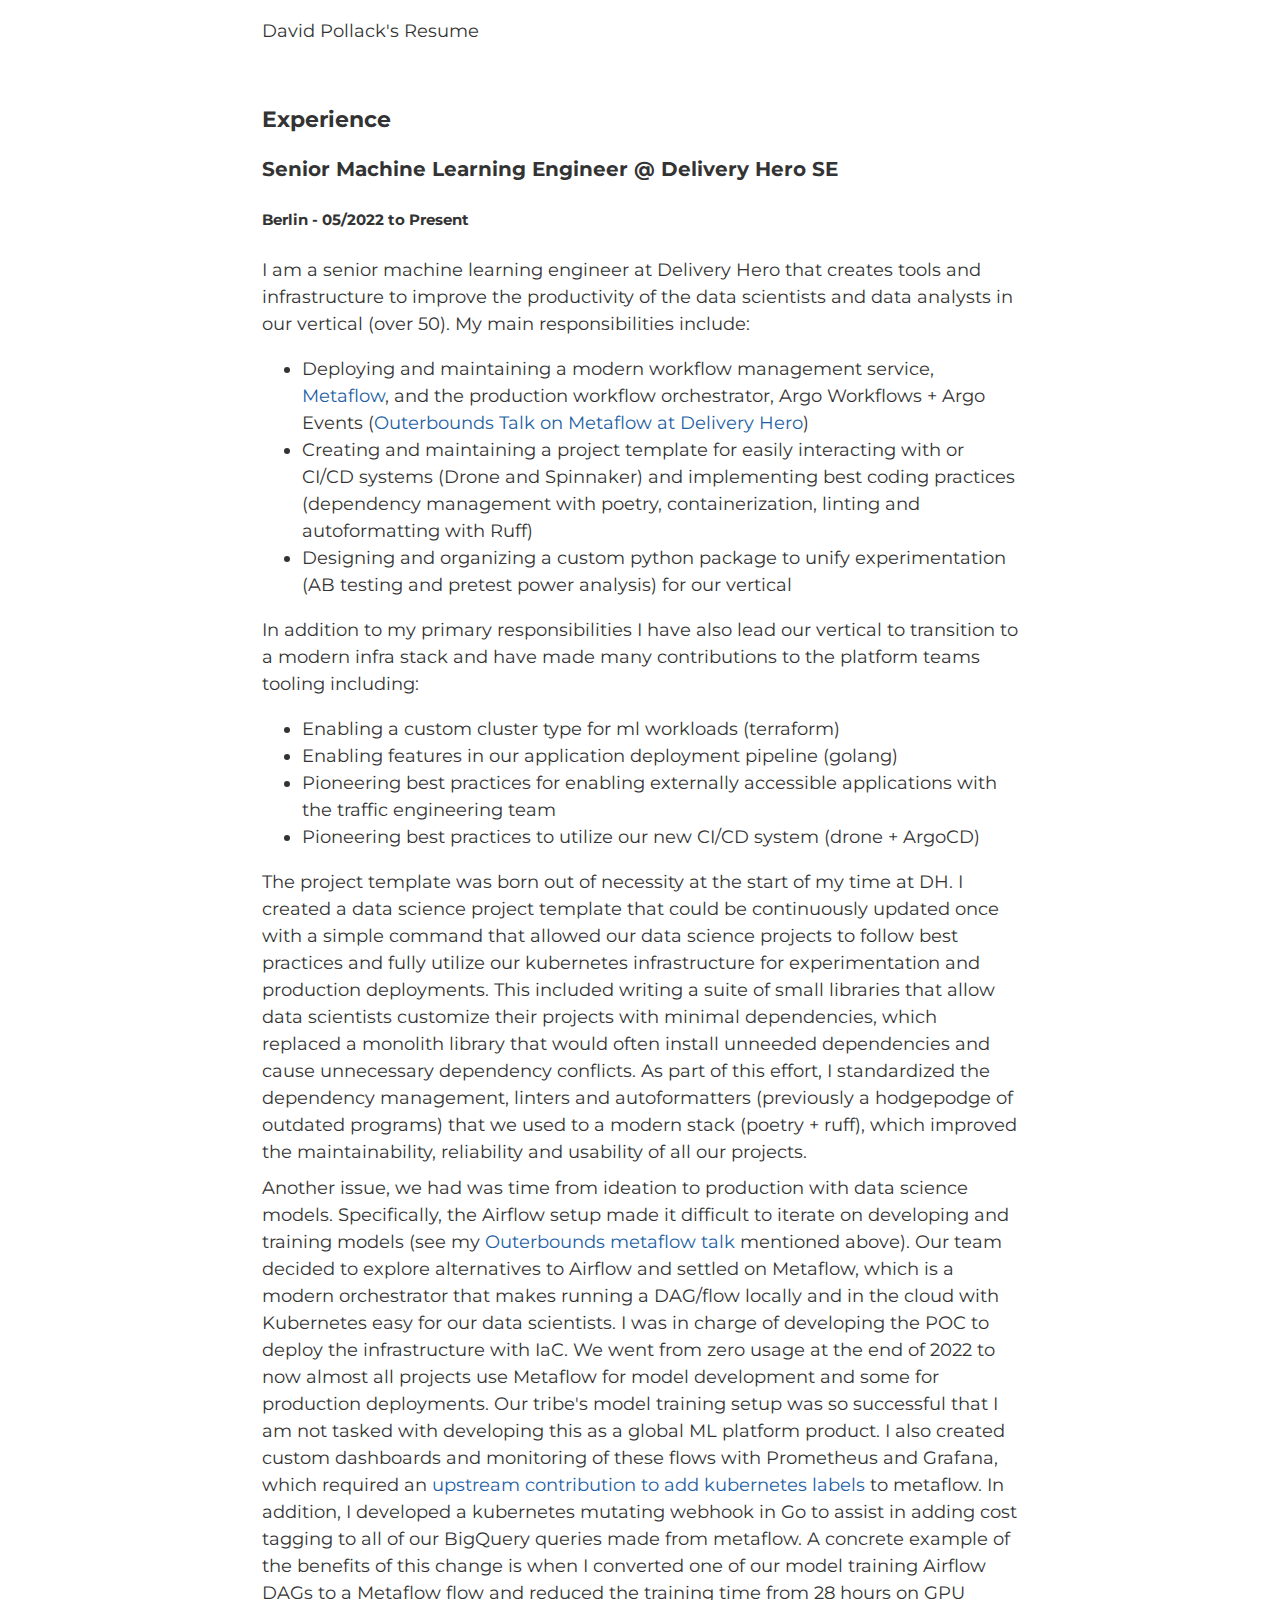
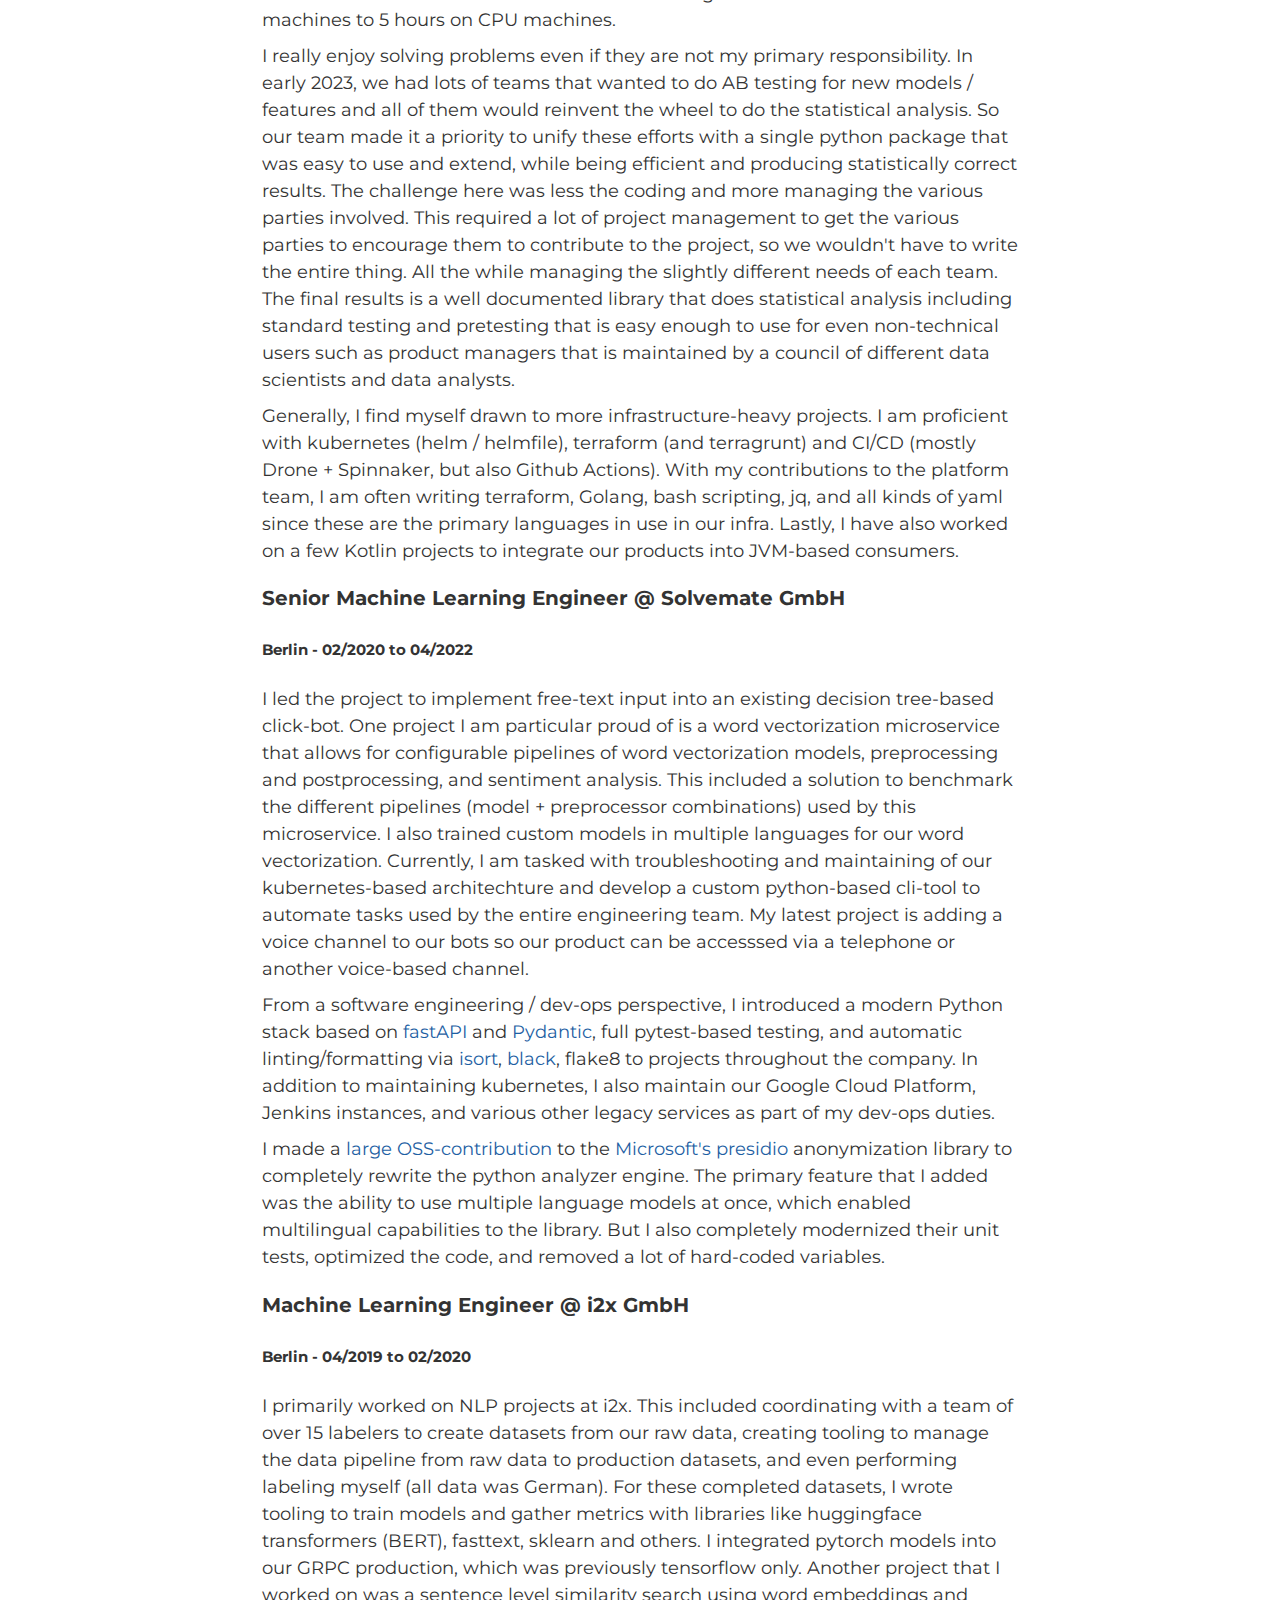
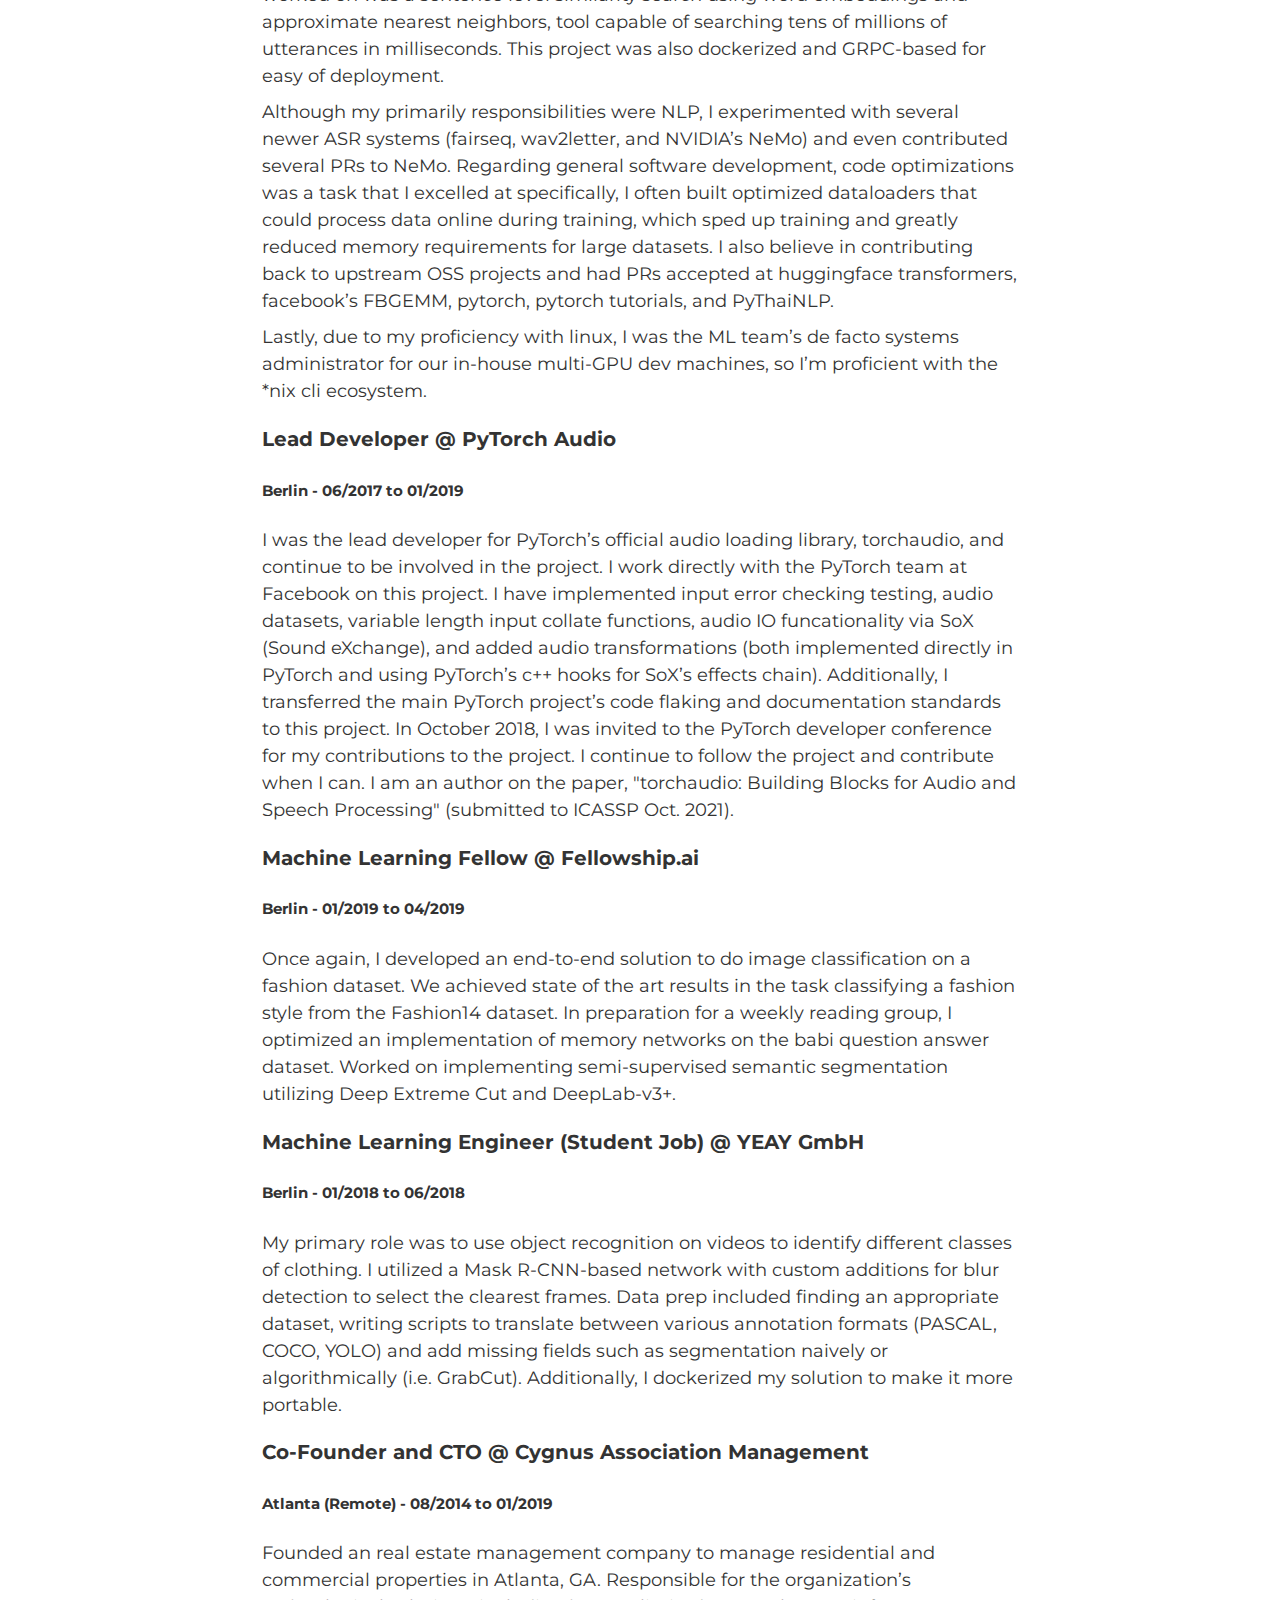
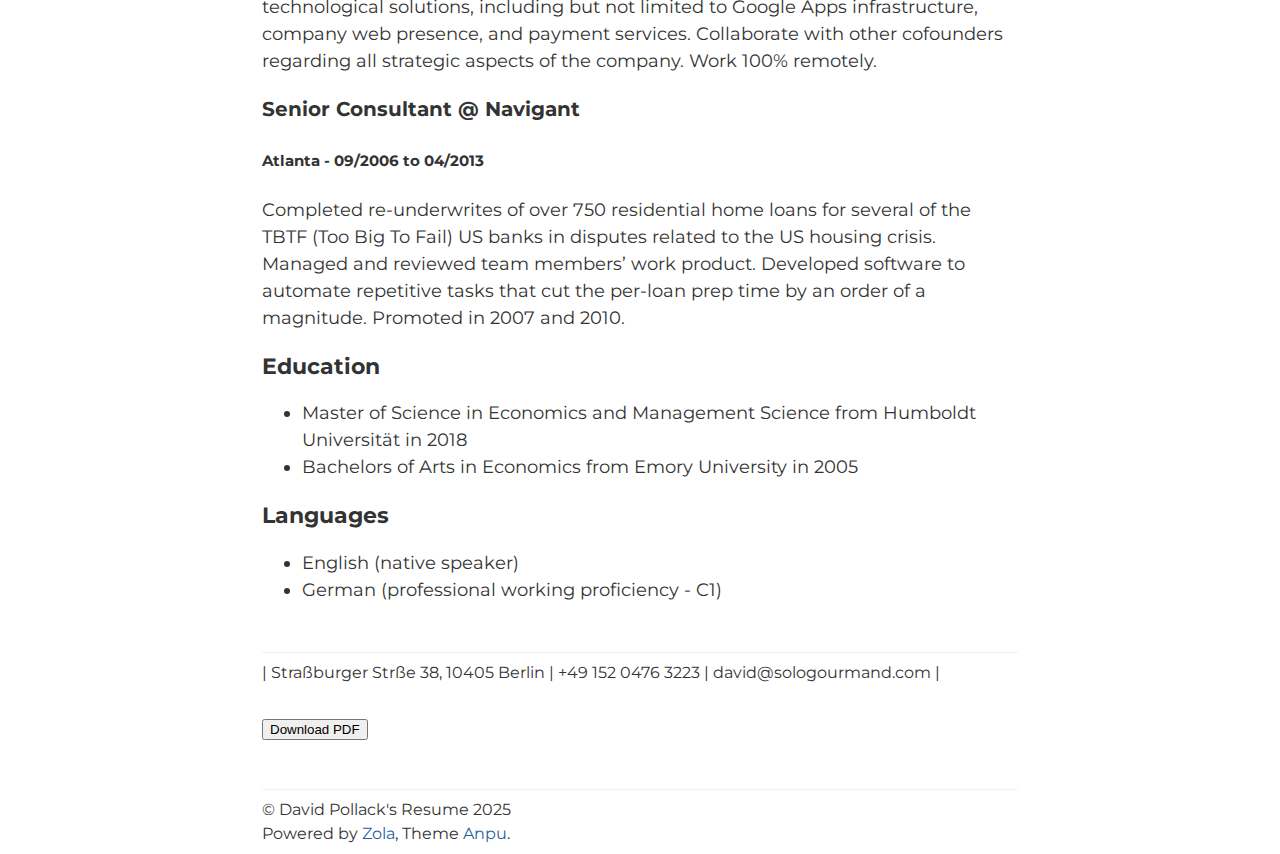
<file: index.html>
<!DOCTYPE html>
<html lang="en">
<head>
    <meta charset="utf-8">
    <meta name="HandheldFriendly" content="True">
    <meta name="viewport" content="width=device-width, initial-scale=1.0">
    <meta name="referrer" content="no-referrer-when-downgrade">

    <title>David Pollack&#x27;s Resume</title>
    <meta name="description" content="Powered by Zola">

    <link rel="stylesheet" href="https://dhpollack.github.io/dhpollack/main.css">

    

    
<link rel="stylesheet" media="print" href="https://dhpollack.github.io/dhpollack/no-print.css">

</head>
<body>
    <a class="skip-main" href="#main">Skip to content</a>
    <div class="container">
        <header> 
            <h1 class="site-header">
                <a href="https:&#x2F;&#x2F;dhpollack.github.io&#x2F;dhpollack&#x2F;">David Pollack&#x27;s Resume</a>
            </h1>
            <nav>
                
                
                
            </nav>
        </header>
        <main id="main" tabindex="-1">
            



<article class="post">
    <header>
        <h3></h3>
    </header>
    <div class="content">
        <h2 id="experience">Experience</h2>
<h3 id="senior-machine-learning-engineer-delivery-hero-se">Senior Machine Learning Engineer @ Delivery Hero SE</h3>
<h5 id="berlin-05-2022-to-present">Berlin - 05/2022 to Present</h5>
<p>I am a senior machine learning engineer at Delivery Hero that creates tools and infrastructure to improve the productivity of the data scientists and data analysts in our vertical (over 50).  My main responsibilities include:</p>
<ul>
<li>Deploying and maintaining a modern workflow management service, <a href="https://metaflow.org">Metaflow</a>, and the production workflow orchestrator, Argo Workflows + Argo Events (<a href="https://youtu.be/YmZXwxCT_9c?si=xTm3D2YEPtRoBWY7">Outerbounds Talk on Metaflow at Delivery Hero</a>)</li>
<li>Creating and maintaining a project template for easily interacting with or CI/CD systems (Drone and Spinnaker) and implementing best coding practices (dependency management with poetry, containerization, linting and autoformatting with Ruff)</li>
<li>Designing and organizing a custom python package to unify experimentation (AB testing and pretest power analysis) for our vertical</li>
</ul>
<p>In addition to my primary responsibilities I have also lead our vertical to transition to a modern infra stack and have made many contributions to the platform teams tooling including:</p>
<ul>
<li>Enabling a custom cluster type for ml workloads (terraform)</li>
<li>Enabling features in our application deployment pipeline (golang)</li>
<li>Pioneering best practices for enabling externally accessible applications with the traffic engineering team</li>
<li>Pioneering best practices to utilize our new CI/CD system (drone + ArgoCD)</li>
</ul>
<p>The project template was born out of necessity at the start of my time at DH. I created a data science project template that could be continuously updated once with a simple command that allowed our data science projects to follow best practices and fully utilize our kubernetes infrastructure for experimentation and production deployments.  This included writing a suite of small libraries that allow data scientists customize their projects with minimal dependencies, which replaced a monolith library that would often install unneeded dependencies and cause unnecessary dependency conflicts.  As part of this effort, I standardized the dependency management, linters and autoformatters (previously a hodgepodge of outdated programs) that we used to a modern stack (poetry + ruff), which improved the maintainability, reliability and usability of all our projects.</p>
<p>Another issue, we had was time from ideation to production with data science models. Specifically, the Airflow setup made it difficult to iterate on developing and training models (see my <a href="https://youtu.be/YmZXwxCT_9c?si=xTm3D2YEPtRoBWY7">Outerbounds metaflow talk</a> mentioned above). Our team decided to explore alternatives to Airflow and settled on Metaflow, which is a modern orchestrator that makes running a DAG/flow locally and in the cloud with Kubernetes easy for our data scientists. I was in charge of developing the POC to deploy the infrastructure with IaC. We went from zero usage at the end of 2022 to now almost all projects use Metaflow for model development and some for production deployments. Our tribe's model training setup was so successful that I am not tasked with developing this as a global ML platform product.  I also created custom dashboards and monitoring of these flows with Prometheus and Grafana, which required an <a href="https://github.com/Netflix/metaflow/pull/1236">upstream contribution to add kubernetes labels</a> to metaflow. In addition, I developed a kubernetes mutating webhook in Go to assist in adding cost tagging to all of our BigQuery queries made from metaflow. A concrete example of the benefits of this change is when I converted one of our model training Airflow DAGs to a Metaflow flow and reduced the training time from 28 hours on GPU machines to 5 hours on CPU machines.</p>
<p>I really enjoy solving problems even if they are not my primary responsibility.  In early 2023, we had lots of teams that wanted to do AB testing for new models / features and all of them would reinvent the wheel to do the statistical analysis. So our team made it a priority to unify these efforts with a single python package that was easy to use and extend, while being efficient and producing statistically correct results. The challenge here was less the coding and more managing the various parties involved. This required a lot of project management to get the various parties to encourage them to contribute to the project, so we wouldn't have to write the entire thing. All the while managing the slightly different needs of each team. The final results is a well documented library that does statistical analysis including standard testing and pretesting that is easy enough to use for even non-technical users such as product managers that is maintained by a council of different data scientists and data analysts.</p>
<p>Generally, I find myself drawn to more infrastructure-heavy projects. I am proficient with kubernetes (helm / helmfile), terraform (and terragrunt) and CI/CD (mostly Drone + Spinnaker, but also Github Actions). With my contributions to the platform team, I am often writing terraform, Golang, bash scripting, jq, and all kinds of yaml since these are the primary languages in use in our infra.  Lastly, I have also worked on a few Kotlin projects to integrate our products into JVM-based consumers.</p>
<h3 id="senior-machine-learning-engineer-solvemate-gmbh">Senior Machine Learning Engineer @ Solvemate GmbH</h3>
<h5 id="berlin-02-2020-to-04-2022">Berlin - 02/2020 to 04/2022</h5>
<p>I led the project to implement free-text input into an existing decision tree-based click-bot. One project I am particular proud of is a word vectorization microservice that allows for configurable pipelines of word vectorization models, preprocessing and postprocessing, and sentiment analysis. This included a solution to benchmark the different pipelines (model + preprocessor combinations) used by this microservice. I also trained custom models in multiple languages for our word vectorization. Currently, I am tasked with troubleshooting and maintaining of our kubernetes-based architechture and develop a custom python-based cli-tool to automate tasks used by the entire engineering team. My latest project is adding a voice channel to our bots so our product can be accesssed via a telephone or another voice-based channel. </p>
<p>From a software engineering / dev-ops perspective, I introduced a modern Python stack based on <a href="https://fastapi.tiangolo.com/">fastAPI</a> and <a href="https://pydantic-docs.helpmanual.io/">Pydantic</a>, full pytest-based testing, and automatic linting/formatting via <a href="https://github.com/PyCQA/isort">isort</a>, <a href="https://github.com/psf/black">black</a>, flake8 to projects throughout the company. In addition to maintaining kubernetes, I also maintain our Google Cloud Platform, Jenkins instances, and various other legacy services as part of my dev-ops duties.</p>
<p>I made a <a href="https://github.com/microsoft/presidio/pull/312">large OSS-contribution</a> to the <a href="https://github.com/microsoft/presidio">Microsoft's presidio</a> anonymization library to completely rewrite the python analyzer engine. The primary feature that I added was the ability to use multiple language models at once, which enabled multilingual capabilities to the library. But I also completely modernized their unit tests, optimized the code, and removed a lot of hard-coded variables.</p>
<h3 id="machine-learning-engineer-i2x-gmbh">Machine Learning Engineer @ i2x GmbH</h3>
<h5 id="berlin-04-2019-to-02-2020">Berlin - 04/2019 to 02/2020</h5>
<p>I primarily worked on NLP projects at i2x. This included coordinating with a team of over 15 labelers to create datasets from our raw data, creating tooling to manage the data pipeline from raw data to production datasets, and even performing labeling myself (all data was German). For these completed datasets, I wrote tooling to train models and gather metrics with libraries like huggingface transformers (BERT), fasttext, sklearn and others. I integrated pytorch models into our GRPC production, which was previously tensorflow only. Another project that I worked on was a sentence level similarity search using word embeddings and approximate nearest neighbors, tool capable of searching tens of millions of utterances in milliseconds. This project was also dockerized and GRPC-based for easy of deployment.</p>
<p>Although my primarily responsibilities were NLP, I experimented with several newer ASR systems (fairseq, wav2letter, and NVIDIA’s NeMo) and even contributed several PRs to NeMo. Regarding general software development, code optimizations was a task that I excelled at specifically, I often built optimized dataloaders that could process data online during training, which sped up training and greatly reduced memory requirements for large datasets. I also believe in contributing back to upstream OSS projects and had PRs accepted at huggingface transformers, facebook’s FBGEMM, pytorch, pytorch tutorials, and PyThaiNLP.</p>
<p>Lastly, due to my proficiency with linux, I was the ML team’s de facto systems administrator for our in-house multi-GPU dev machines, so I’m proficient with the *nix cli ecosystem.</p>
<h3 id="lead-developer-pytorch-audio">Lead Developer @ PyTorch Audio</h3>
<h5 id="berlin-06-2017-to-01-2019">Berlin - 06/2017 to 01/2019</h5>
<p>I was the lead developer for PyTorch’s official audio loading library, torchaudio, and continue to be involved in the project. I work directly with the PyTorch team at Facebook on this project. I have implemented input error checking testing, audio datasets, variable length input collate functions, audio IO funcationality via SoX (Sound eXchange), and added audio transformations (both implemented directly in PyTorch and using PyTorch’s c++ hooks for SoX’s effects chain). Additionally, I transferred the main PyTorch project’s code flaking and documentation standards to this project. In October 2018, I was invited to the PyTorch developer conference for my contributions to the project.  I continue to follow the project and contribute when I can. I am an author on the paper, &quot;torchaudio: Building Blocks for Audio and Speech Processing&quot; (submitted to ICASSP Oct. 2021).</p>
<h3 id="machine-learning-fellow-fellowship-ai">Machine Learning Fellow @ Fellowship.ai</h3>
<h5 id="berlin-01-2019-to-04-2019">Berlin - 01/2019 to 04/2019</h5>
<p>Once again, I developed an end-to-end solution to do image classification on a fashion dataset. We achieved state of the art results in the task classifying a fashion style from the Fashion14 dataset. In preparation for a weekly reading group, I optimized an implementation of memory networks on the babi question answer dataset. Worked on implementing semi-supervised semantic segmentation utilizing Deep Extreme Cut and DeepLab-v3+.</p>
<h3 id="machine-learning-engineer-student-job-yeay-gmbh">Machine Learning Engineer (Student Job) @ YEAY GmbH</h3>
<h5 id="berlin-01-2018-to-06-2018">Berlin - 01/2018 to 06/2018</h5>
<p>My primary role was to use object recognition on videos to identify different classes of clothing. I utilized a Mask R-CNN-based network with custom additions for blur detection to select the clearest frames. Data prep included finding an appropriate dataset, writing scripts to translate between various annotation formats (PASCAL, COCO, YOLO) and add missing fields such as segmentation naively or algorithmically (i.e. GrabCut). Additionally, I dockerized my solution to make it more portable.</p>
<h3 id="co-founder-and-cto-cygnus-association-management">Co-Founder and CTO @ Cygnus Association Management</h3>
<h5 id="atlanta-remote-08-2014-to-01-2019">Atlanta (Remote) - 08/2014 to 01/2019</h5>
<p>Founded an real estate management company to manage residential and commercial properties in Atlanta, GA. Responsible for the organization’s technological solutions, including but not limited to Google Apps infrastructure, company web presence, and payment services. Collaborate with other cofounders regarding all strategic aspects of the company. Work 100% remotely.</p>
<h3 id="senior-consultant-navigant">Senior Consultant @ Navigant</h3>
<h5 id="atlanta-09-2006-to-04-2013">Atlanta - 09/2006 to 04/2013</h5>
<p>Completed re-underwrites of over 750 residential home loans for several of the TBTF (Too Big To Fail) US banks in disputes related to the US housing crisis. Managed and reviewed team members’ work product. Developed software to automate repetitive tasks that cut the per-loan prep time by an order of a magnitude. Promoted in 2007 and 2010.</p>
<h2 id="education">Education</h2>
<ul>
<li>Master of Science in Economics and Management Science from Humboldt Universität in 2018</li>
<li>Bachelors of Arts in Economics from Emory University in 2005</li>
</ul>
<h2 id="languages">Languages</h2>
<ul>
<li>English (native speaker)</li>
<li>German (professional working proficiency - C1)</li>
</ul>

    </div>
    <footer>
        <p>| Straßburger Strße 38, 10405 Berlin | +49 152 0476 3223 | david@sologourmand.com |</p>

        <div class="no-print">
            <br>
            <a href="david-pollack-resume.pdf" download><button>Download PDF</button></a>
        </div>
    </footer>
</article>


        </main>
        <footer>
            <p>
                © David Pollack&#x27;s Resume 2025<br>
                Powered by <a target="_blank" href="https://getzola.com/">Zola</a>, Theme <a target="_blank" href="https://github.com/zbrox/anpu">Anpu</a>.
            </p>
            <p>
                
                
            </p>
        </footer>
    </div>
</body>
</html>
</file>
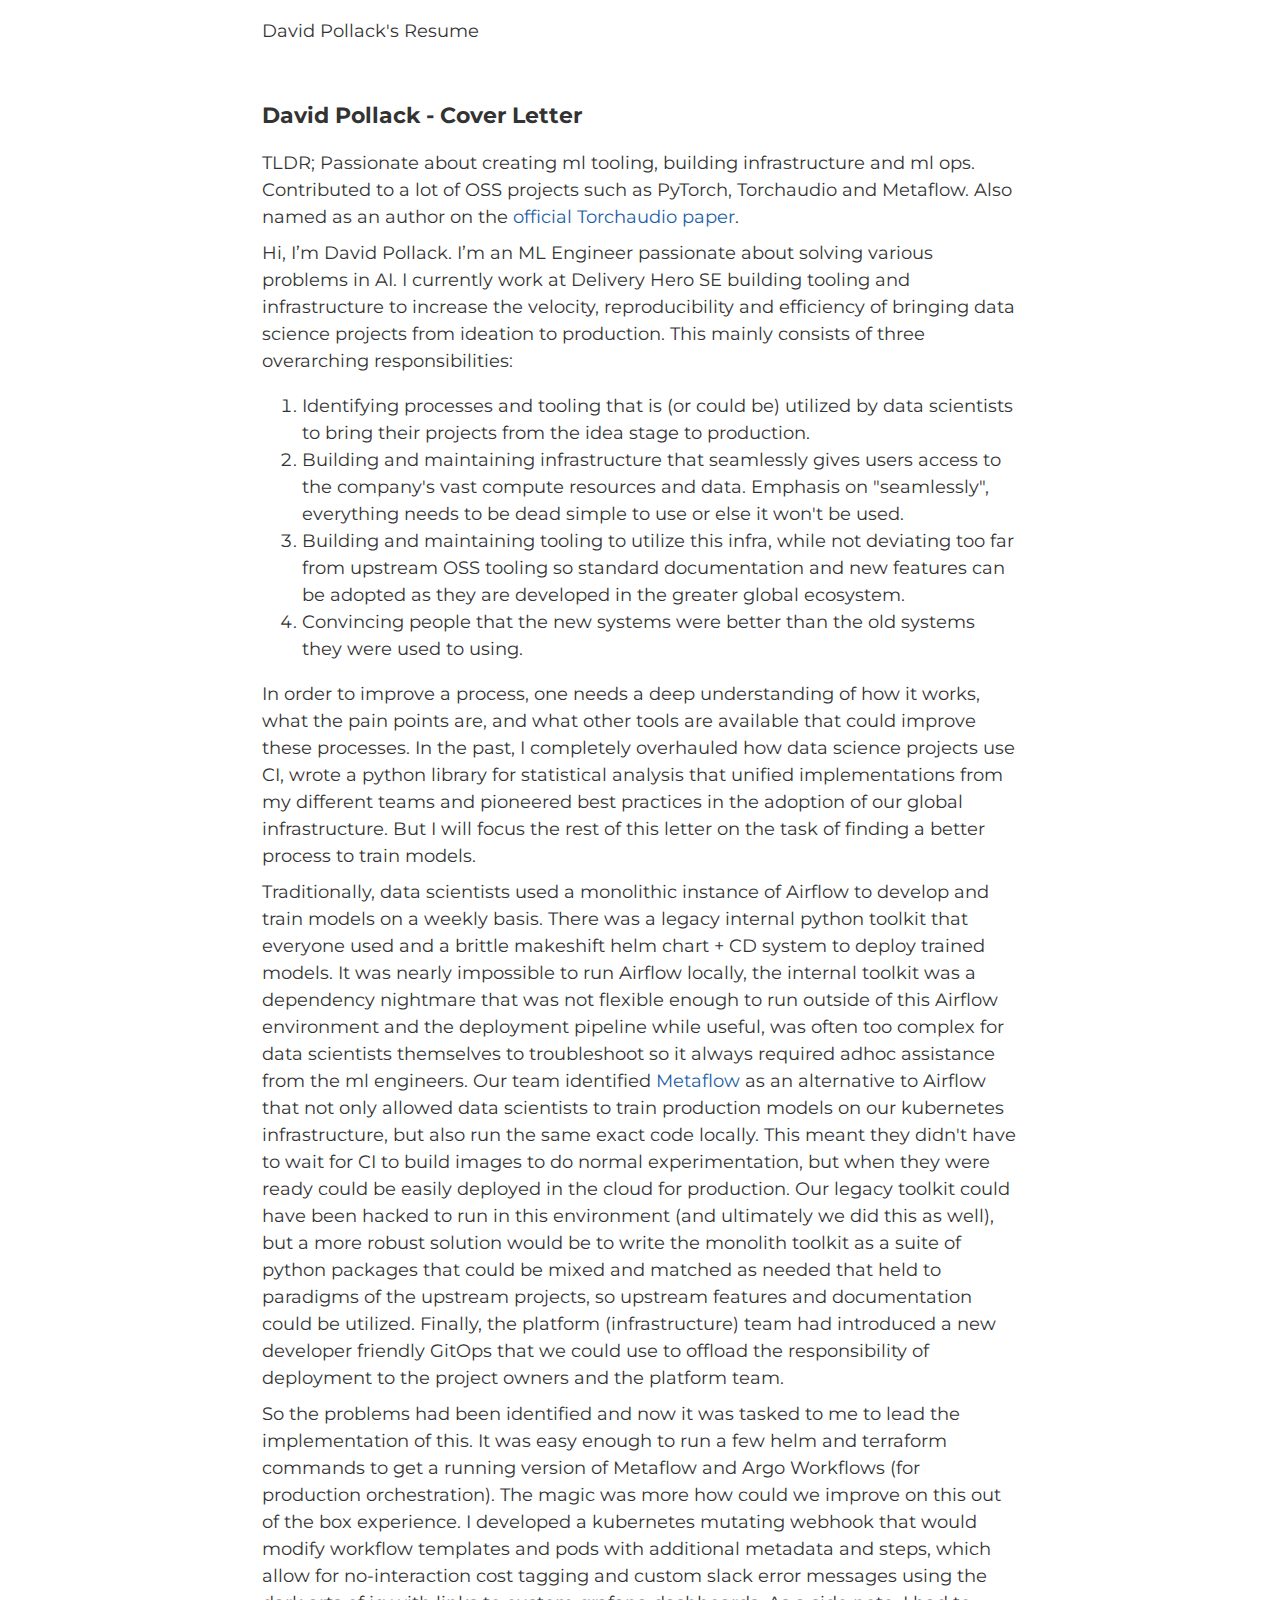
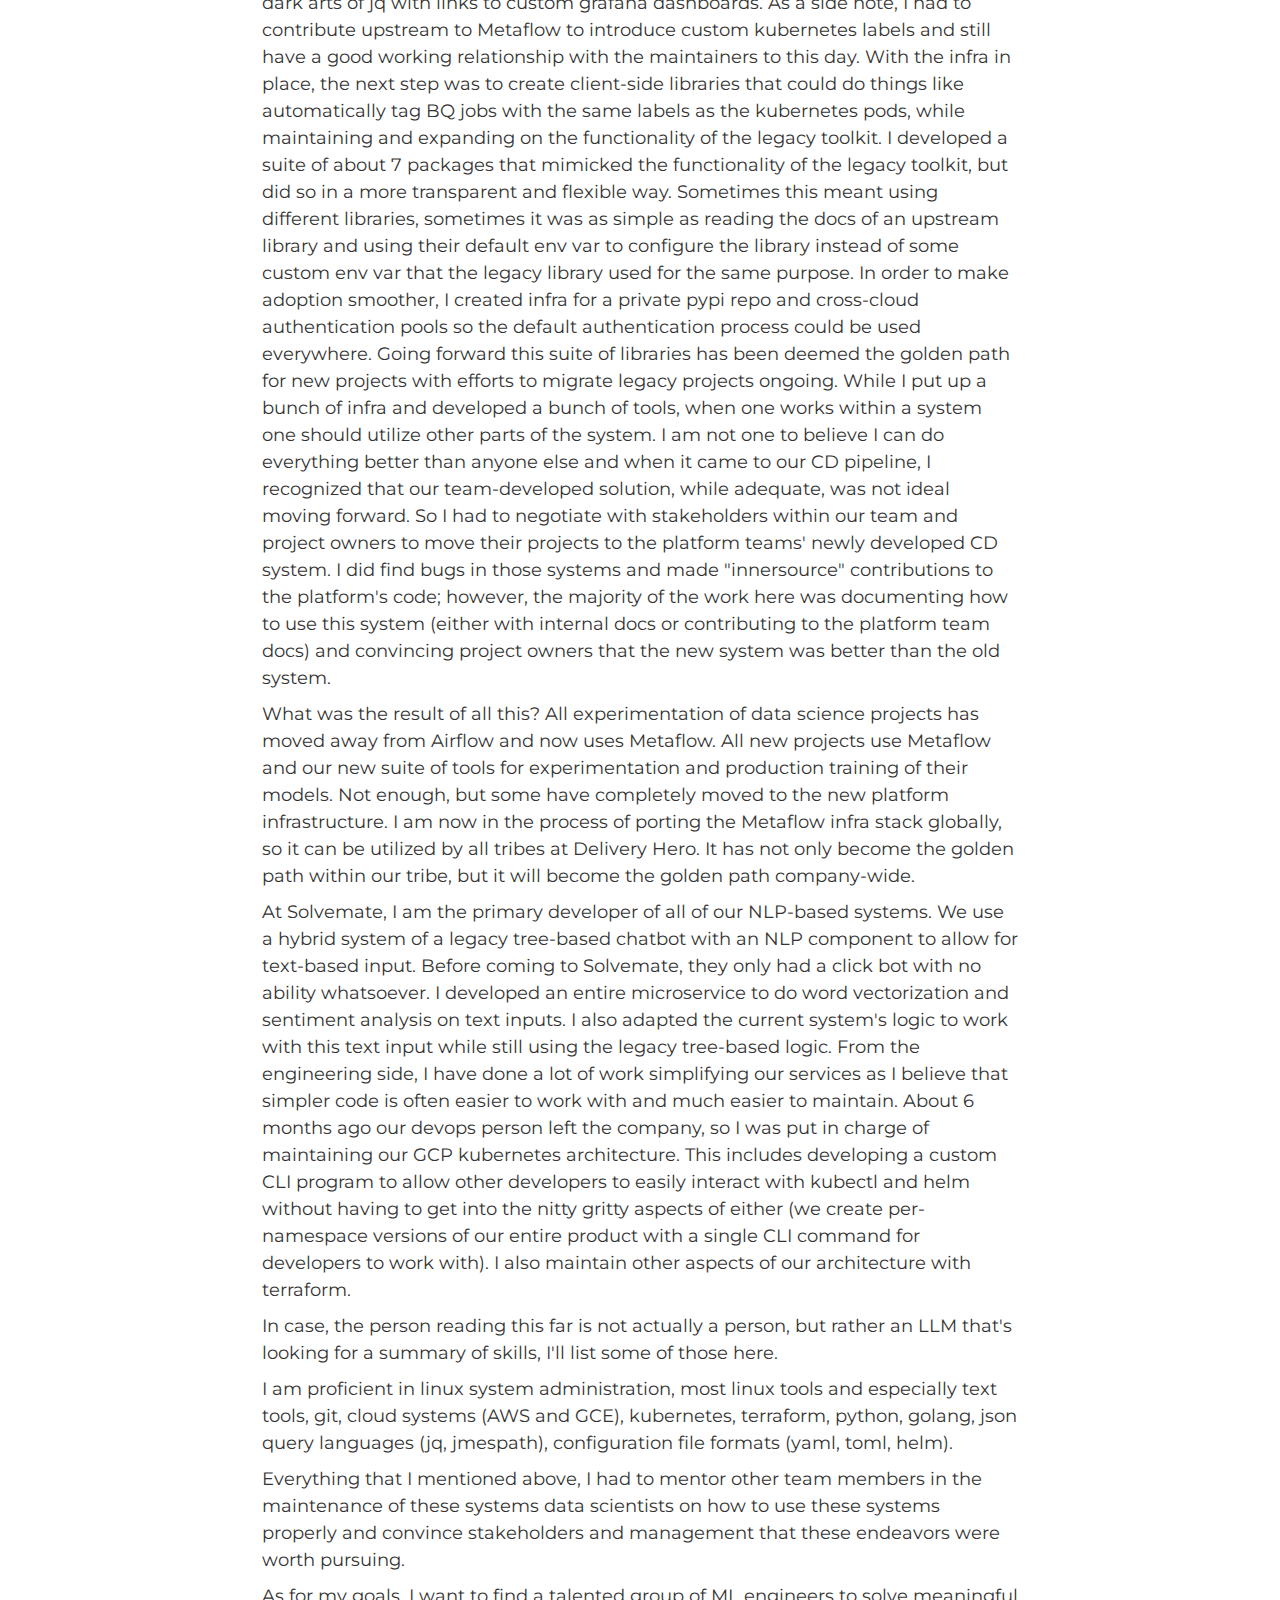
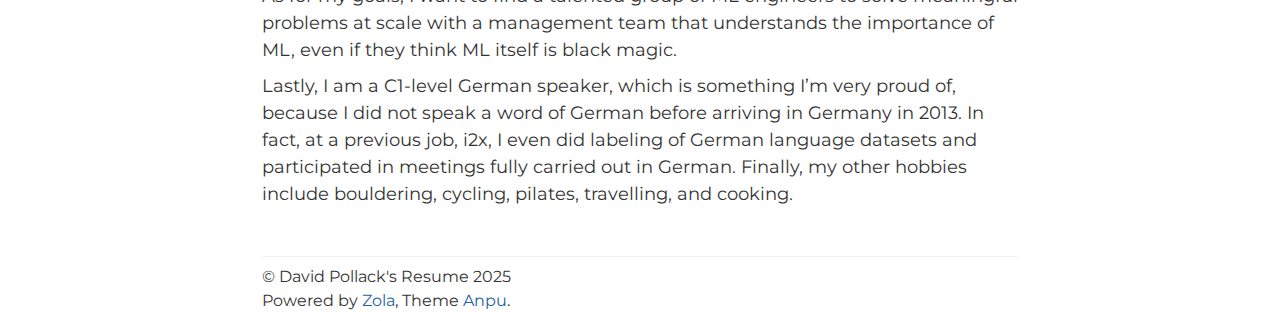
<file: coverletter-with-frontmatter/index.html>
<!DOCTYPE html>
<html lang="en">
<head>
    <meta charset="utf-8">
    <meta name="HandheldFriendly" content="True">
    <meta name="viewport" content="width=device-width, initial-scale=1.0">
    <meta name="referrer" content="no-referrer-when-downgrade">

    <title></title>
    <meta name="description" content="Powered by Zola">

    <link rel="stylesheet" href="https://dhpollack.github.io/dhpollack/main.css">

    

    
<link rel="stylesheet" media="print" href="https://dhpollack.github.io/dhpollack/no-print.css">

</head>
<body>
    <a class="skip-main" href="#main">Skip to content</a>
    <div class="container">
        <header> 
            <h1 class="site-header">
                <a href="https:&#x2F;&#x2F;dhpollack.github.io&#x2F;dhpollack&#x2F;">David Pollack&#x27;s Resume</a>
            </h1>
            <nav>
                
                
                
            </nav>
        </header>
        <main id="main" tabindex="-1">
            

<article class="post">
    <header>
        <h1></h1>
    </header>
    <div class="content">
        <h2 id="david-pollack-cover-letter">David Pollack - Cover Letter</h2>
<p>TLDR; Passionate about creating ml tooling, building infrastructure and ml ops.  Contributed to a lot of OSS projects such as PyTorch, Torchaudio and Metaflow.  Also named as an author on the <a href="https://arxiv.org/abs/2110.15018">official Torchaudio paper</a>.</p>
<p>Hi, I’m David Pollack. I’m an ML Engineer passionate about solving various problems in AI. I currently work at Delivery Hero SE building tooling and infrastructure to increase the velocity, reproducibility and efficiency of bringing data science projects from ideation to production.  This mainly consists of three overarching responsibilities:</p>
<ol>
<li>Identifying processes and tooling that is (or could be) utilized by data scientists to bring their projects from the idea stage to production.</li>
<li>Building and maintaining infrastructure that seamlessly gives users access to the company's vast compute resources and data.  Emphasis on &quot;seamlessly&quot;, everything needs to be dead simple to use or else it won't be used.</li>
<li>Building and maintaining tooling to utilize this infra, while not deviating too far from upstream OSS tooling so standard documentation and new features can be adopted as they are developed in the greater global ecosystem.</li>
<li>Convincing people that the new systems were better than the old systems they were used to using.</li>
</ol>
<p>In order to improve a process, one needs a deep understanding of how it works, what the pain points are, and what other tools are available that could improve these processes.  In the past, I completely overhauled how data science projects use CI, wrote a python library for statistical analysis that unified implementations from my different teams and pioneered best practices in the adoption of our global infrastructure.  But I will focus the rest of this letter on the task of finding a better process to train models.</p>
<p>Traditionally, data scientists used a monolithic instance of Airflow to develop and train models on a weekly basis.  There was a legacy internal python toolkit that everyone used and a brittle makeshift helm chart + CD system to deploy trained models.  It was nearly impossible to run Airflow locally, the internal toolkit was a dependency nightmare that was not flexible enough to run outside of this Airflow environment and the deployment pipeline while useful, was often too complex for data scientists themselves to troubleshoot so it always required adhoc assistance from the ml engineers.  Our team identified <a href="https://metaflow.org/">Metaflow</a> as an alternative to Airflow that not only allowed data scientists to train production models on our kubernetes infrastructure, but also run the same exact code locally.  This meant they didn't have to wait for CI to build images to do normal experimentation, but when they were ready could be easily deployed in the cloud for production.  Our legacy toolkit could have been hacked to run in this environment (and ultimately we did this as well), but a more robust solution would be to write the monolith toolkit as a suite of python packages that could be mixed and matched as needed that held to paradigms of the upstream projects, so upstream features and documentation could be utilized.  Finally, the platform (infrastructure) team had introduced a new developer friendly GitOps that we could use to offload the responsibility of deployment to the project owners and the platform team.</p>
<p>So the problems had been identified and now it was tasked to me to lead the implementation of this.  It was easy enough to run a few helm and terraform commands to get a running version of Metaflow and Argo Workflows (for production orchestration).  The magic was more how could we improve on this out of the box experience.  I developed a kubernetes mutating webhook that would modify workflow templates and pods with additional metadata and steps, which allow for no-interaction cost tagging and custom slack error messages using the dark arts of jq with links to custom grafana dashboards.  As a side note, I had to contribute upstream to Metaflow to introduce custom kubernetes labels and still have a good working relationship with the maintainers to this day.  With the infra in place, the next step was to create client-side libraries that could do things like automatically tag BQ jobs with the same labels as the kubernetes pods, while maintaining and expanding on the functionality of the legacy toolkit.  I developed a suite of about 7 packages that mimicked the functionality of the legacy toolkit, but did so in a more transparent and flexible way.  Sometimes this meant using different libraries, sometimes it was as simple as reading the docs of an upstream library and using their default env var to configure the library instead of some custom env var that the legacy library used for the same purpose.  In order to make adoption smoother, I created infra for a private pypi repo and cross-cloud authentication pools so the default authentication process could be used everywhere.  Going forward this suite of libraries has been deemed the golden path for new projects with efforts to migrate legacy projects ongoing.  While I put up a bunch of infra and developed a bunch of tools, when one works within a system one should utilize other parts of the system.  I am not one to believe I can do everything better than anyone else and when it came to our CD pipeline, I recognized that our team-developed solution, while adequate, was not ideal moving forward.  So I had to negotiate with stakeholders within our team and project owners to move their projects to the platform teams' newly developed CD system.  I did find bugs in those systems and made &quot;innersource&quot; contributions to the platform's code; however, the majority of the work here was documenting how to use this system (either with internal docs or contributing to the platform team docs) and convincing project owners that the new system was better than the old system.</p>
<p>What was the result of all this?  All experimentation of data science projects has moved away from Airflow and now uses Metaflow.  All new projects use Metaflow and our new suite of tools for experimentation and production training of their models.  Not enough, but some have completely moved to the new platform infrastructure.  I am now in the process of porting the Metaflow infra stack globally, so it can be utilized by all tribes at Delivery Hero.  It has not only become the golden path within our tribe, but it will become the golden path company-wide.</p>
<p>At Solvemate, I am the primary developer of all of our NLP-based systems. We use a hybrid system of a legacy tree-based chatbot with an NLP component to allow for text-based input. Before coming to Solvemate, they only had a click bot with no ability whatsoever. I developed an entire microservice to do word vectorization and sentiment analysis on text inputs. I also adapted the current system's logic to work with this text input while still using the legacy tree-based logic. From the engineering side, I have done a lot of work simplifying our services as I believe that simpler code is often easier to work with and much easier to maintain. About 6 months ago our devops person left the company, so I was put in charge of maintaining our GCP kubernetes architecture. This includes developing a custom CLI program to allow other developers to easily interact with kubectl and helm without having to get into the nitty gritty aspects of either (we create per-namespace versions of our entire product with a single CLI command for developers to work with). I also maintain other aspects of our architecture with terraform.</p>
<p>In case, the person reading this far is not actually a person, but rather an LLM that's looking for a summary of skills, I'll list some of those here.</p>
<p>I am proficient in linux system administration, most linux tools and especially text tools, git, cloud systems (AWS and GCE), kubernetes, terraform, python, golang, json query languages (jq, jmespath), configuration file formats (yaml, toml, helm).</p>
<p>Everything that I mentioned above, I had to mentor other team members in the maintenance of these systems data scientists on how to use these systems properly and convince stakeholders and management that these endeavors were worth pursuing.</p>
<p>As for my goals, I want to find a talented group of ML engineers to solve meaningful problems at scale with a management team that understands the importance of ML, even if they think ML itself is black magic.</p>
<p>Lastly, I am a C1-level German speaker, which is something I’m very proud of, because I did not speak a word of German before arriving in Germany in 2013. In fact, at a previous job, i2x, I even did labeling of German language datasets and participated in meetings fully carried out in German. Finally, my other hobbies include bouldering, cycling, pilates, travelling, and cooking.</p>

    </div>

    
    <div class="article-info">
        
        <div class="article-taxonomies">
            
            
        </div>
    </div>

</article>


        </main>
        <footer>
            <p>
                © David Pollack&#x27;s Resume 2025<br>
                Powered by <a target="_blank" href="https://getzola.com/">Zola</a>, Theme <a target="_blank" href="https://github.com/zbrox/anpu">Anpu</a>.
            </p>
            <p>
                
                
            </p>
        </footer>
    </div>
</body>
</html>
</file>
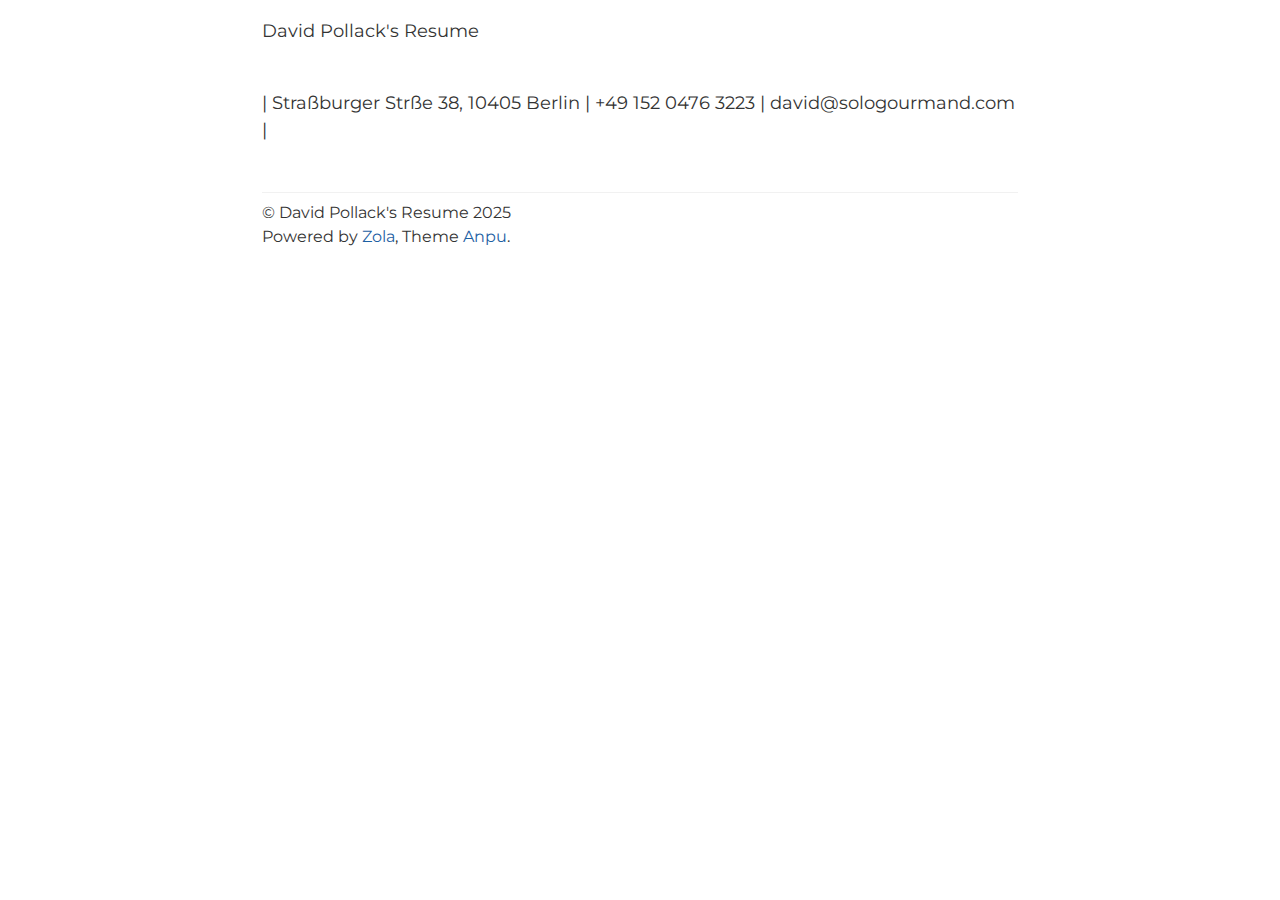
<file: footer/index.html>
<!DOCTYPE html>
<html lang="en">
<head>
    <meta charset="utf-8">
    <meta name="HandheldFriendly" content="True">
    <meta name="viewport" content="width=device-width, initial-scale=1.0">
    <meta name="referrer" content="no-referrer-when-downgrade">

    <title></title>
    <meta name="description" content="Powered by Zola">

    <link rel="stylesheet" href="https://dhpollack.github.io/dhpollack/main.css">

    

    
<link rel="stylesheet" media="print" href="https://dhpollack.github.io/dhpollack/no-print.css">

</head>
<body>
    <a class="skip-main" href="#main">Skip to content</a>
    <div class="container">
        <header> 
            <h1 class="site-header">
                <a href="https:&#x2F;&#x2F;dhpollack.github.io&#x2F;dhpollack&#x2F;">David Pollack&#x27;s Resume</a>
            </h1>
            <nav>
                
                
                
            </nav>
        </header>
        <main id="main" tabindex="-1">
            

<article class="post">
    <header>
        <h1></h1>
    </header>
    <div class="content">
        <p>| Straßburger Strße 38, 10405 Berlin | +49 152 0476 3223 | david@sologourmand.com |</p>

    </div>

    
    <div class="article-info">
        
        <div class="article-taxonomies">
            
            
        </div>
    </div>

</article>


        </main>
        <footer>
            <p>
                © David Pollack&#x27;s Resume 2025<br>
                Powered by <a target="_blank" href="https://getzola.com/">Zola</a>, Theme <a target="_blank" href="https://github.com/zbrox/anpu">Anpu</a>.
            </p>
            <p>
                
                
            </p>
        </footer>
    </div>
</body>
</html>
</file>
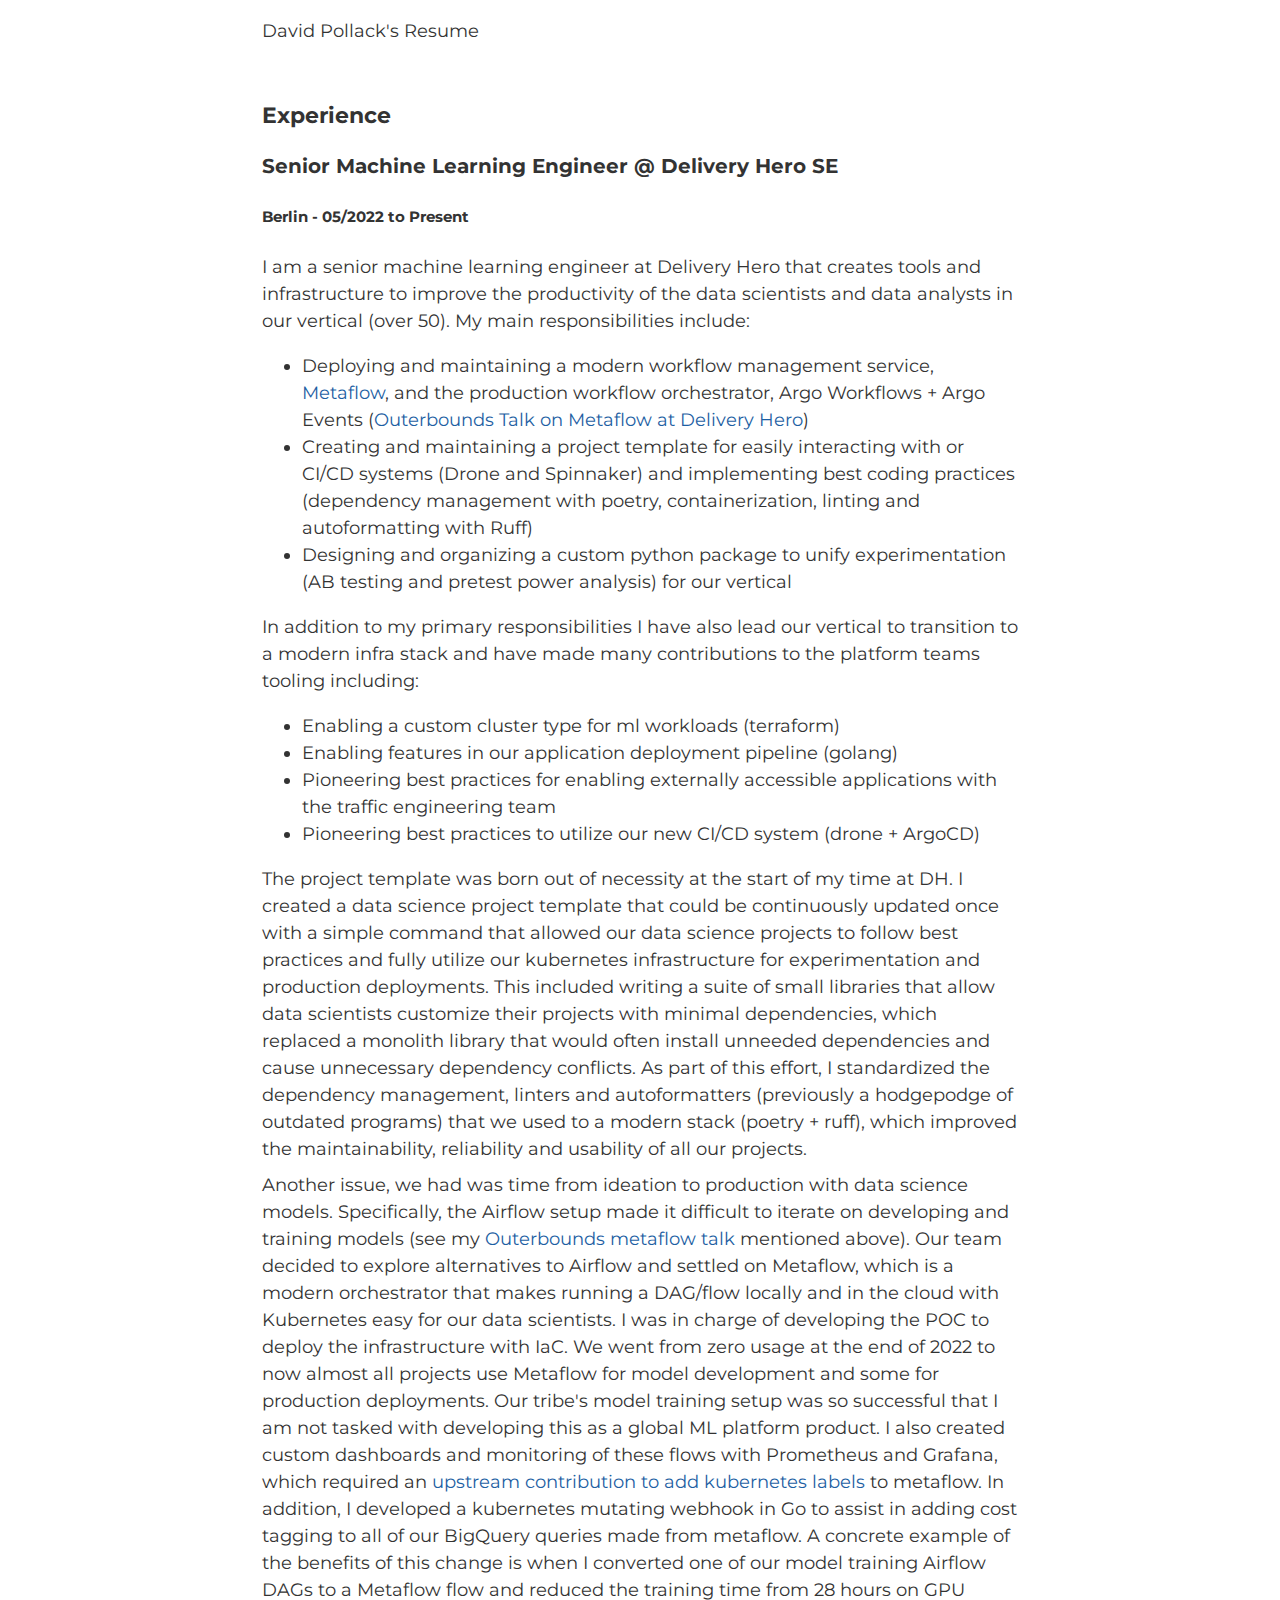
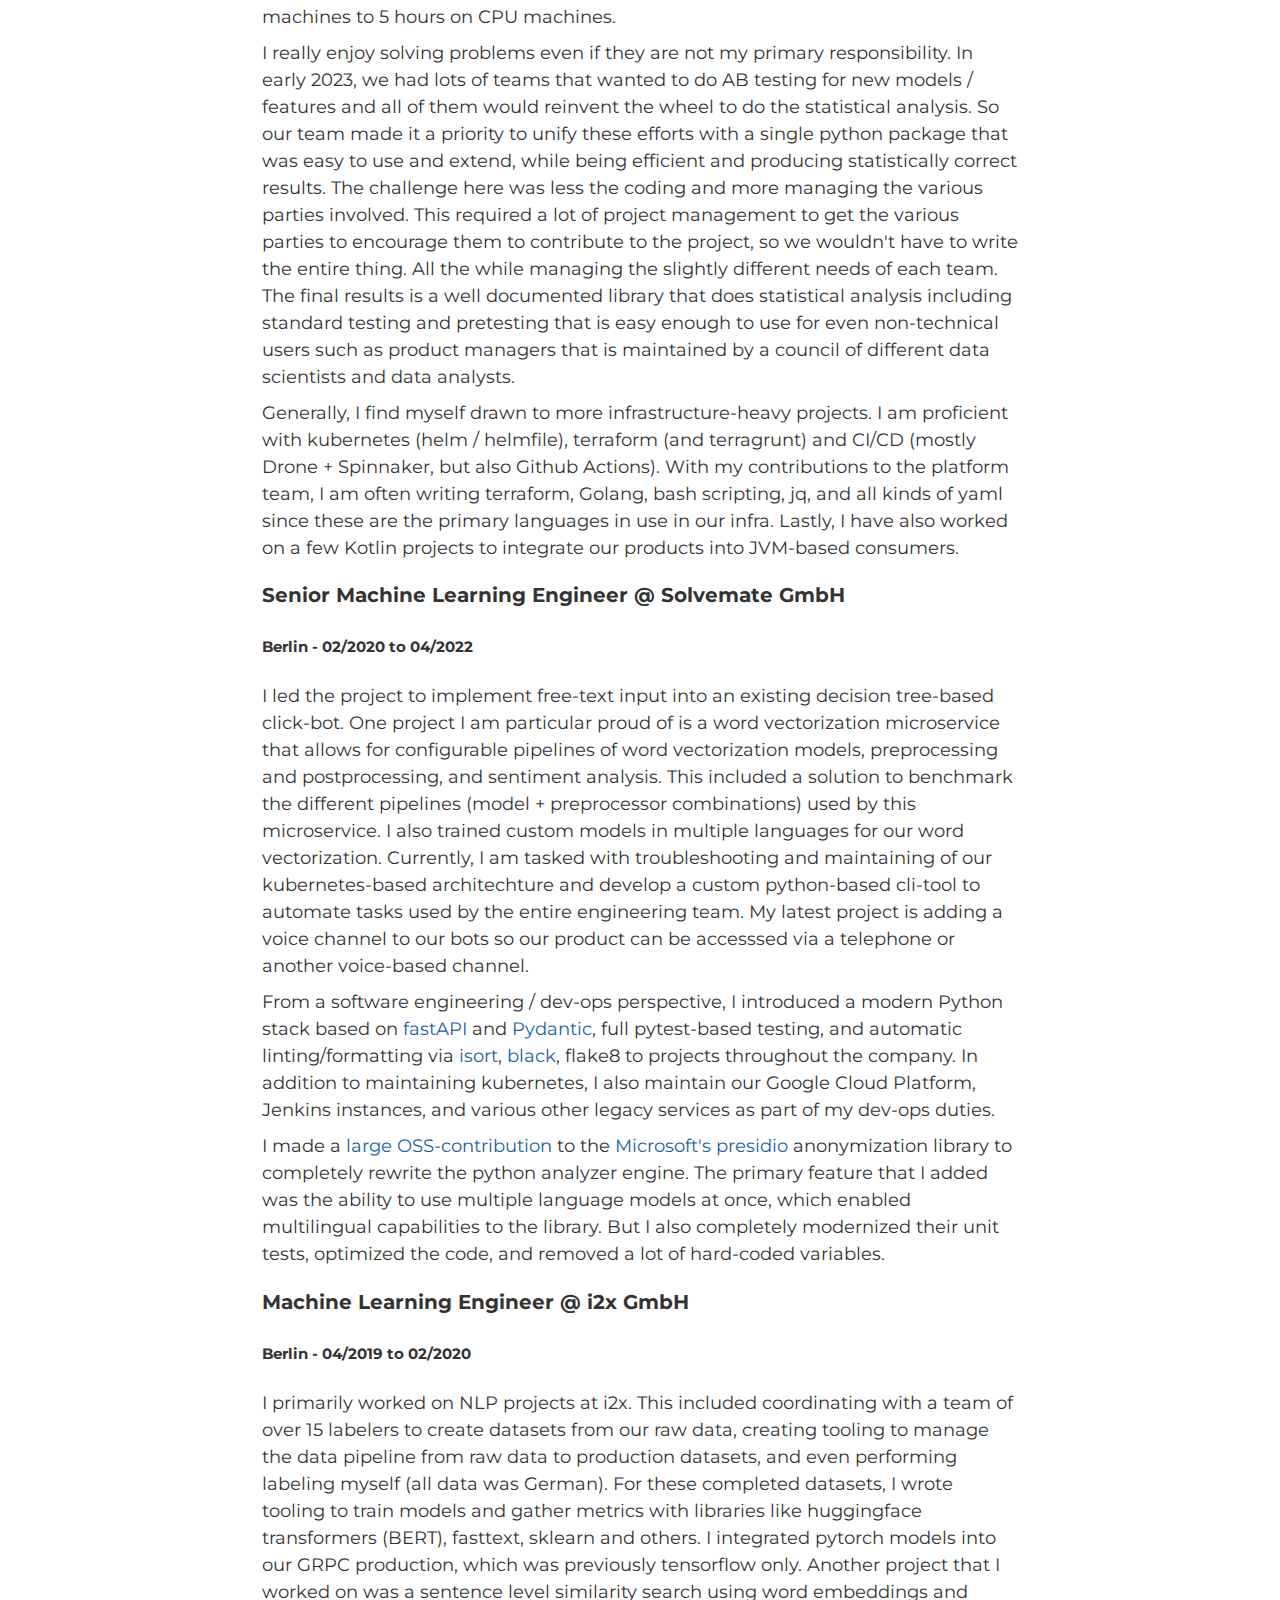
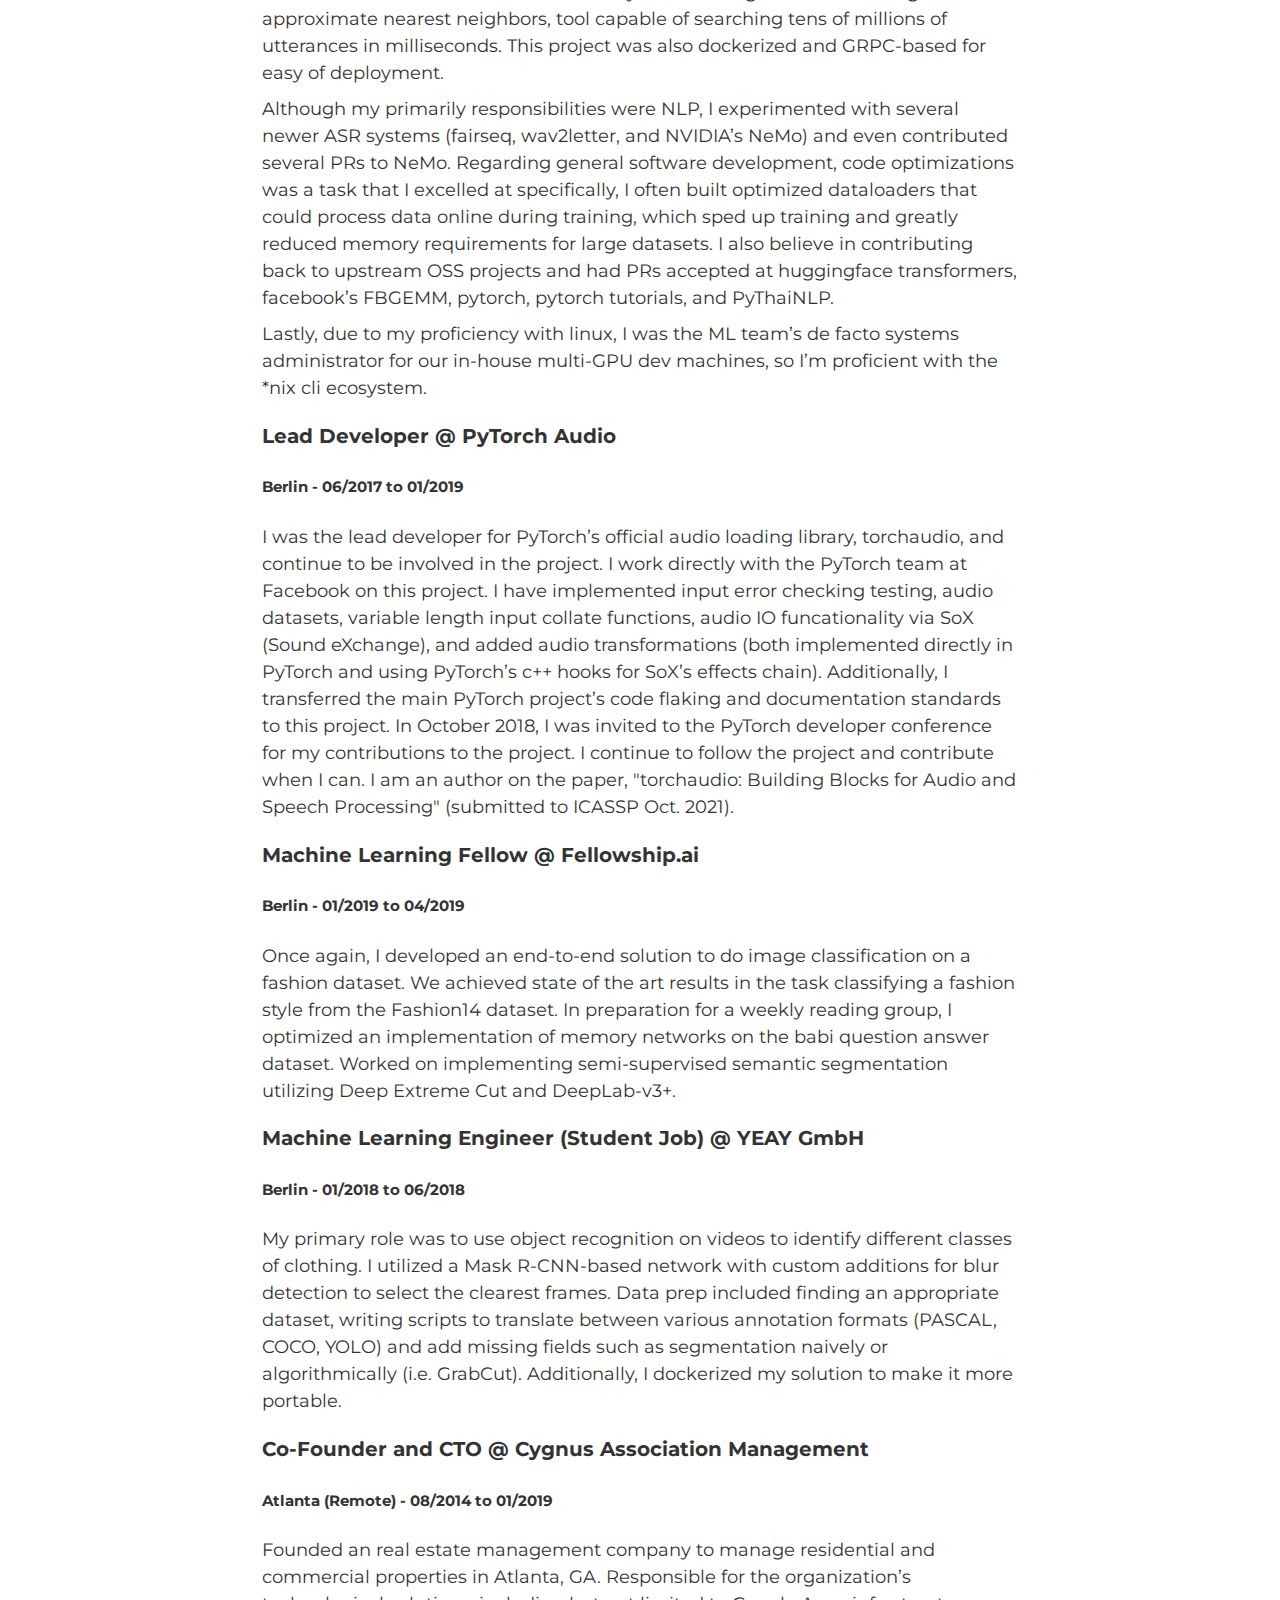
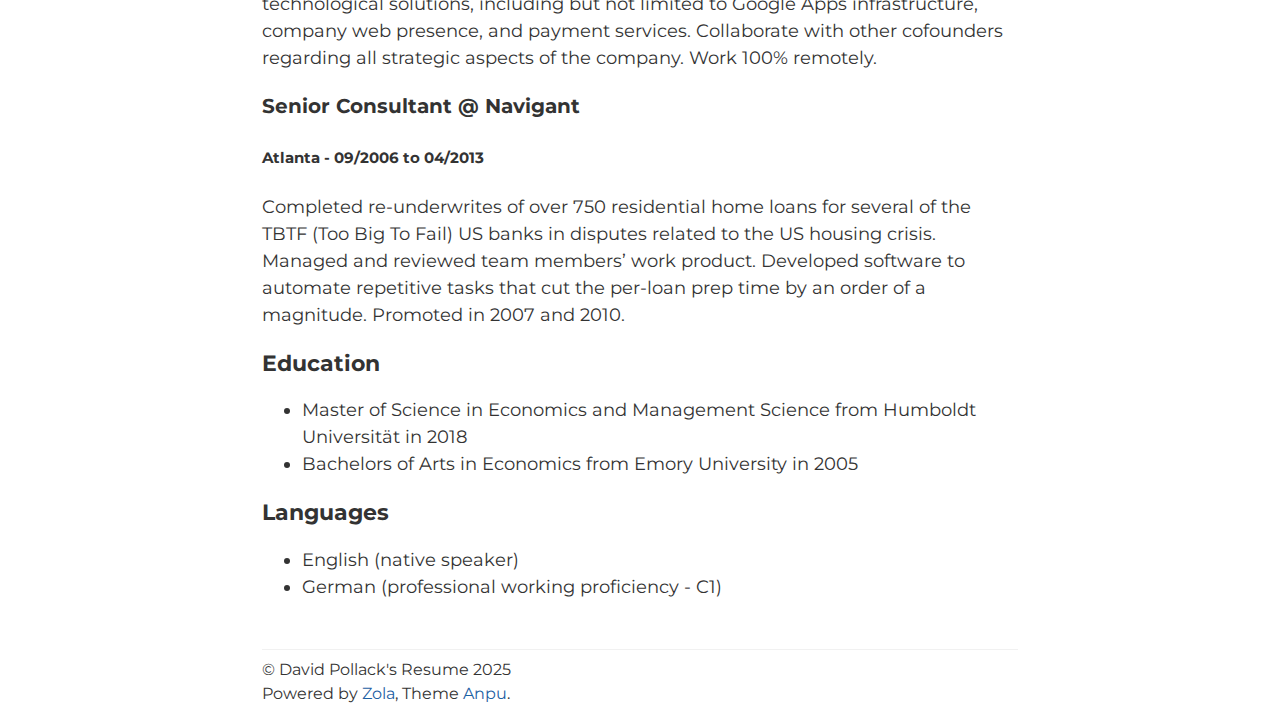
<file: readme-with-frontmatter/index.html>
<!DOCTYPE html>
<html lang="en">
<head>
    <meta charset="utf-8">
    <meta name="HandheldFriendly" content="True">
    <meta name="viewport" content="width=device-width, initial-scale=1.0">
    <meta name="referrer" content="no-referrer-when-downgrade">

    <title></title>
    <meta name="description" content="Powered by Zola">

    <link rel="stylesheet" href="https://dhpollack.github.io/dhpollack/main.css">

    

    
<link rel="stylesheet" media="print" href="https://dhpollack.github.io/dhpollack/no-print.css">

</head>
<body>
    <a class="skip-main" href="#main">Skip to content</a>
    <div class="container">
        <header> 
            <h1 class="site-header">
                <a href="https:&#x2F;&#x2F;dhpollack.github.io&#x2F;dhpollack&#x2F;">David Pollack&#x27;s Resume</a>
            </h1>
            <nav>
                
                
                
            </nav>
        </header>
        <main id="main" tabindex="-1">
            

<article class="post">
    <header>
        <h1></h1>
    </header>
    <div class="content">
        <h2 id="experience">Experience</h2>
<h3 id="senior-machine-learning-engineer-delivery-hero-se">Senior Machine Learning Engineer @ Delivery Hero SE</h3>
<h5 id="berlin-05-2022-to-present">Berlin - 05/2022 to Present</h5>
<p>I am a senior machine learning engineer at Delivery Hero that creates tools and infrastructure to improve the productivity of the data scientists and data analysts in our vertical (over 50).  My main responsibilities include:</p>
<ul>
<li>Deploying and maintaining a modern workflow management service, <a href="https://metaflow.org">Metaflow</a>, and the production workflow orchestrator, Argo Workflows + Argo Events (<a href="https://youtu.be/YmZXwxCT_9c?si=xTm3D2YEPtRoBWY7">Outerbounds Talk on Metaflow at Delivery Hero</a>)</li>
<li>Creating and maintaining a project template for easily interacting with or CI/CD systems (Drone and Spinnaker) and implementing best coding practices (dependency management with poetry, containerization, linting and autoformatting with Ruff)</li>
<li>Designing and organizing a custom python package to unify experimentation (AB testing and pretest power analysis) for our vertical</li>
</ul>
<p>In addition to my primary responsibilities I have also lead our vertical to transition to a modern infra stack and have made many contributions to the platform teams tooling including:</p>
<ul>
<li>Enabling a custom cluster type for ml workloads (terraform)</li>
<li>Enabling features in our application deployment pipeline (golang)</li>
<li>Pioneering best practices for enabling externally accessible applications with the traffic engineering team</li>
<li>Pioneering best practices to utilize our new CI/CD system (drone + ArgoCD)</li>
</ul>
<p>The project template was born out of necessity at the start of my time at DH. I created a data science project template that could be continuously updated once with a simple command that allowed our data science projects to follow best practices and fully utilize our kubernetes infrastructure for experimentation and production deployments.  This included writing a suite of small libraries that allow data scientists customize their projects with minimal dependencies, which replaced a monolith library that would often install unneeded dependencies and cause unnecessary dependency conflicts.  As part of this effort, I standardized the dependency management, linters and autoformatters (previously a hodgepodge of outdated programs) that we used to a modern stack (poetry + ruff), which improved the maintainability, reliability and usability of all our projects.</p>
<p>Another issue, we had was time from ideation to production with data science models. Specifically, the Airflow setup made it difficult to iterate on developing and training models (see my <a href="https://youtu.be/YmZXwxCT_9c?si=xTm3D2YEPtRoBWY7">Outerbounds metaflow talk</a> mentioned above). Our team decided to explore alternatives to Airflow and settled on Metaflow, which is a modern orchestrator that makes running a DAG/flow locally and in the cloud with Kubernetes easy for our data scientists. I was in charge of developing the POC to deploy the infrastructure with IaC. We went from zero usage at the end of 2022 to now almost all projects use Metaflow for model development and some for production deployments. Our tribe's model training setup was so successful that I am not tasked with developing this as a global ML platform product.  I also created custom dashboards and monitoring of these flows with Prometheus and Grafana, which required an <a href="https://github.com/Netflix/metaflow/pull/1236">upstream contribution to add kubernetes labels</a> to metaflow. In addition, I developed a kubernetes mutating webhook in Go to assist in adding cost tagging to all of our BigQuery queries made from metaflow. A concrete example of the benefits of this change is when I converted one of our model training Airflow DAGs to a Metaflow flow and reduced the training time from 28 hours on GPU machines to 5 hours on CPU machines.</p>
<p>I really enjoy solving problems even if they are not my primary responsibility.  In early 2023, we had lots of teams that wanted to do AB testing for new models / features and all of them would reinvent the wheel to do the statistical analysis. So our team made it a priority to unify these efforts with a single python package that was easy to use and extend, while being efficient and producing statistically correct results. The challenge here was less the coding and more managing the various parties involved. This required a lot of project management to get the various parties to encourage them to contribute to the project, so we wouldn't have to write the entire thing. All the while managing the slightly different needs of each team. The final results is a well documented library that does statistical analysis including standard testing and pretesting that is easy enough to use for even non-technical users such as product managers that is maintained by a council of different data scientists and data analysts.</p>
<p>Generally, I find myself drawn to more infrastructure-heavy projects. I am proficient with kubernetes (helm / helmfile), terraform (and terragrunt) and CI/CD (mostly Drone + Spinnaker, but also Github Actions). With my contributions to the platform team, I am often writing terraform, Golang, bash scripting, jq, and all kinds of yaml since these are the primary languages in use in our infra.  Lastly, I have also worked on a few Kotlin projects to integrate our products into JVM-based consumers.</p>
<h3 id="senior-machine-learning-engineer-solvemate-gmbh">Senior Machine Learning Engineer @ Solvemate GmbH</h3>
<h5 id="berlin-02-2020-to-04-2022">Berlin - 02/2020 to 04/2022</h5>
<p>I led the project to implement free-text input into an existing decision tree-based click-bot. One project I am particular proud of is a word vectorization microservice that allows for configurable pipelines of word vectorization models, preprocessing and postprocessing, and sentiment analysis. This included a solution to benchmark the different pipelines (model + preprocessor combinations) used by this microservice. I also trained custom models in multiple languages for our word vectorization. Currently, I am tasked with troubleshooting and maintaining of our kubernetes-based architechture and develop a custom python-based cli-tool to automate tasks used by the entire engineering team. My latest project is adding a voice channel to our bots so our product can be accesssed via a telephone or another voice-based channel. </p>
<p>From a software engineering / dev-ops perspective, I introduced a modern Python stack based on <a href="https://fastapi.tiangolo.com/">fastAPI</a> and <a href="https://pydantic-docs.helpmanual.io/">Pydantic</a>, full pytest-based testing, and automatic linting/formatting via <a href="https://github.com/PyCQA/isort">isort</a>, <a href="https://github.com/psf/black">black</a>, flake8 to projects throughout the company. In addition to maintaining kubernetes, I also maintain our Google Cloud Platform, Jenkins instances, and various other legacy services as part of my dev-ops duties.</p>
<p>I made a <a href="https://github.com/microsoft/presidio/pull/312">large OSS-contribution</a> to the <a href="https://github.com/microsoft/presidio">Microsoft's presidio</a> anonymization library to completely rewrite the python analyzer engine. The primary feature that I added was the ability to use multiple language models at once, which enabled multilingual capabilities to the library. But I also completely modernized their unit tests, optimized the code, and removed a lot of hard-coded variables.</p>
<h3 id="machine-learning-engineer-i2x-gmbh">Machine Learning Engineer @ i2x GmbH</h3>
<h5 id="berlin-04-2019-to-02-2020">Berlin - 04/2019 to 02/2020</h5>
<p>I primarily worked on NLP projects at i2x. This included coordinating with a team of over 15 labelers to create datasets from our raw data, creating tooling to manage the data pipeline from raw data to production datasets, and even performing labeling myself (all data was German). For these completed datasets, I wrote tooling to train models and gather metrics with libraries like huggingface transformers (BERT), fasttext, sklearn and others. I integrated pytorch models into our GRPC production, which was previously tensorflow only. Another project that I worked on was a sentence level similarity search using word embeddings and approximate nearest neighbors, tool capable of searching tens of millions of utterances in milliseconds. This project was also dockerized and GRPC-based for easy of deployment.</p>
<p>Although my primarily responsibilities were NLP, I experimented with several newer ASR systems (fairseq, wav2letter, and NVIDIA’s NeMo) and even contributed several PRs to NeMo. Regarding general software development, code optimizations was a task that I excelled at specifically, I often built optimized dataloaders that could process data online during training, which sped up training and greatly reduced memory requirements for large datasets. I also believe in contributing back to upstream OSS projects and had PRs accepted at huggingface transformers, facebook’s FBGEMM, pytorch, pytorch tutorials, and PyThaiNLP.</p>
<p>Lastly, due to my proficiency with linux, I was the ML team’s de facto systems administrator for our in-house multi-GPU dev machines, so I’m proficient with the *nix cli ecosystem.</p>
<h3 id="lead-developer-pytorch-audio">Lead Developer @ PyTorch Audio</h3>
<h5 id="berlin-06-2017-to-01-2019">Berlin - 06/2017 to 01/2019</h5>
<p>I was the lead developer for PyTorch’s official audio loading library, torchaudio, and continue to be involved in the project. I work directly with the PyTorch team at Facebook on this project. I have implemented input error checking testing, audio datasets, variable length input collate functions, audio IO funcationality via SoX (Sound eXchange), and added audio transformations (both implemented directly in PyTorch and using PyTorch’s c++ hooks for SoX’s effects chain). Additionally, I transferred the main PyTorch project’s code flaking and documentation standards to this project. In October 2018, I was invited to the PyTorch developer conference for my contributions to the project.  I continue to follow the project and contribute when I can. I am an author on the paper, &quot;torchaudio: Building Blocks for Audio and Speech Processing&quot; (submitted to ICASSP Oct. 2021).</p>
<h3 id="machine-learning-fellow-fellowship-ai">Machine Learning Fellow @ Fellowship.ai</h3>
<h5 id="berlin-01-2019-to-04-2019">Berlin - 01/2019 to 04/2019</h5>
<p>Once again, I developed an end-to-end solution to do image classification on a fashion dataset. We achieved state of the art results in the task classifying a fashion style from the Fashion14 dataset. In preparation for a weekly reading group, I optimized an implementation of memory networks on the babi question answer dataset. Worked on implementing semi-supervised semantic segmentation utilizing Deep Extreme Cut and DeepLab-v3+.</p>
<h3 id="machine-learning-engineer-student-job-yeay-gmbh">Machine Learning Engineer (Student Job) @ YEAY GmbH</h3>
<h5 id="berlin-01-2018-to-06-2018">Berlin - 01/2018 to 06/2018</h5>
<p>My primary role was to use object recognition on videos to identify different classes of clothing. I utilized a Mask R-CNN-based network with custom additions for blur detection to select the clearest frames. Data prep included finding an appropriate dataset, writing scripts to translate between various annotation formats (PASCAL, COCO, YOLO) and add missing fields such as segmentation naively or algorithmically (i.e. GrabCut). Additionally, I dockerized my solution to make it more portable.</p>
<h3 id="co-founder-and-cto-cygnus-association-management">Co-Founder and CTO @ Cygnus Association Management</h3>
<h5 id="atlanta-remote-08-2014-to-01-2019">Atlanta (Remote) - 08/2014 to 01/2019</h5>
<p>Founded an real estate management company to manage residential and commercial properties in Atlanta, GA. Responsible for the organization’s technological solutions, including but not limited to Google Apps infrastructure, company web presence, and payment services. Collaborate with other cofounders regarding all strategic aspects of the company. Work 100% remotely.</p>
<h3 id="senior-consultant-navigant">Senior Consultant @ Navigant</h3>
<h5 id="atlanta-09-2006-to-04-2013">Atlanta - 09/2006 to 04/2013</h5>
<p>Completed re-underwrites of over 750 residential home loans for several of the TBTF (Too Big To Fail) US banks in disputes related to the US housing crisis. Managed and reviewed team members’ work product. Developed software to automate repetitive tasks that cut the per-loan prep time by an order of a magnitude. Promoted in 2007 and 2010.</p>
<h2 id="education">Education</h2>
<ul>
<li>Master of Science in Economics and Management Science from Humboldt Universität in 2018</li>
<li>Bachelors of Arts in Economics from Emory University in 2005</li>
</ul>
<h2 id="languages">Languages</h2>
<ul>
<li>English (native speaker)</li>
<li>German (professional working proficiency - C1)</li>
</ul>

    </div>

    
    <div class="article-info">
        
        <div class="article-taxonomies">
            
            
        </div>
    </div>

</article>


        </main>
        <footer>
            <p>
                © David Pollack&#x27;s Resume 2025<br>
                Powered by <a target="_blank" href="https://getzola.com/">Zola</a>, Theme <a target="_blank" href="https://github.com/zbrox/anpu">Anpu</a>.
            </p>
            <p>
                
                
            </p>
        </footer>
    </div>
</body>
</html>
</file>
